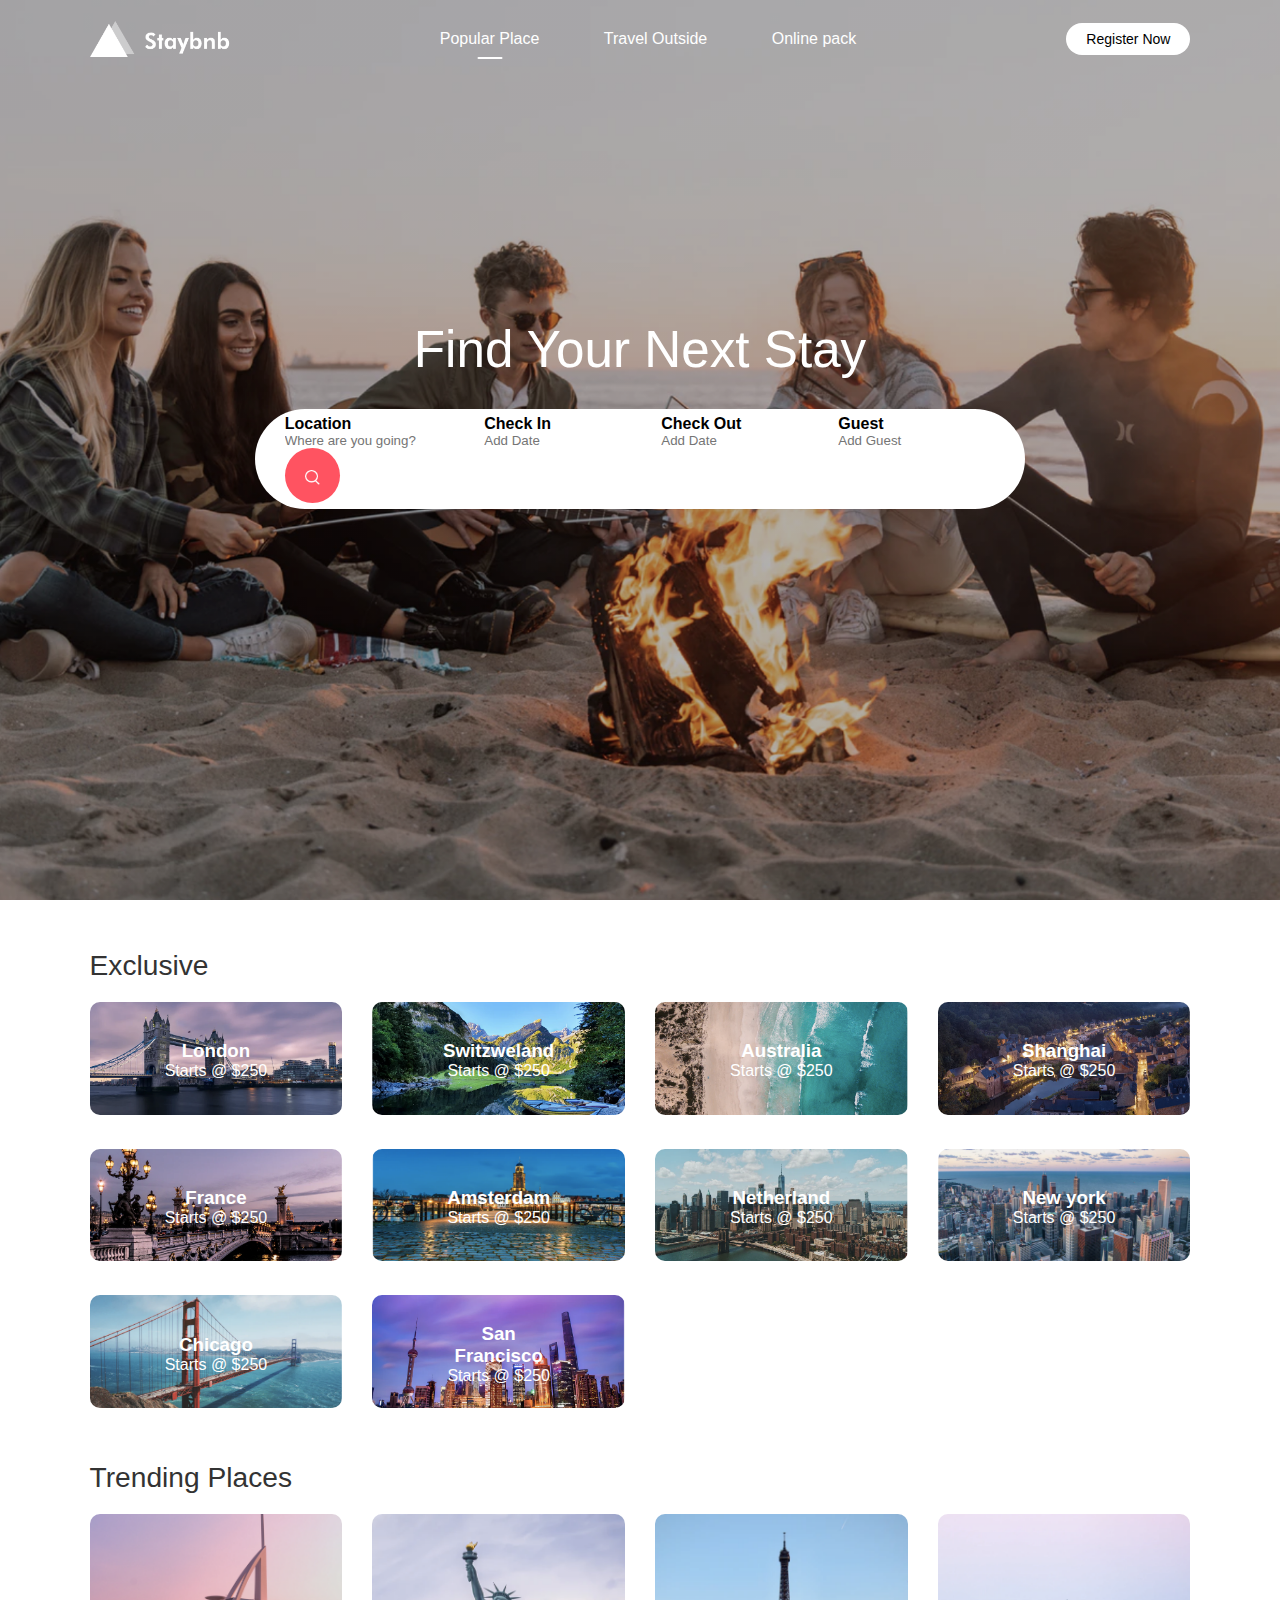
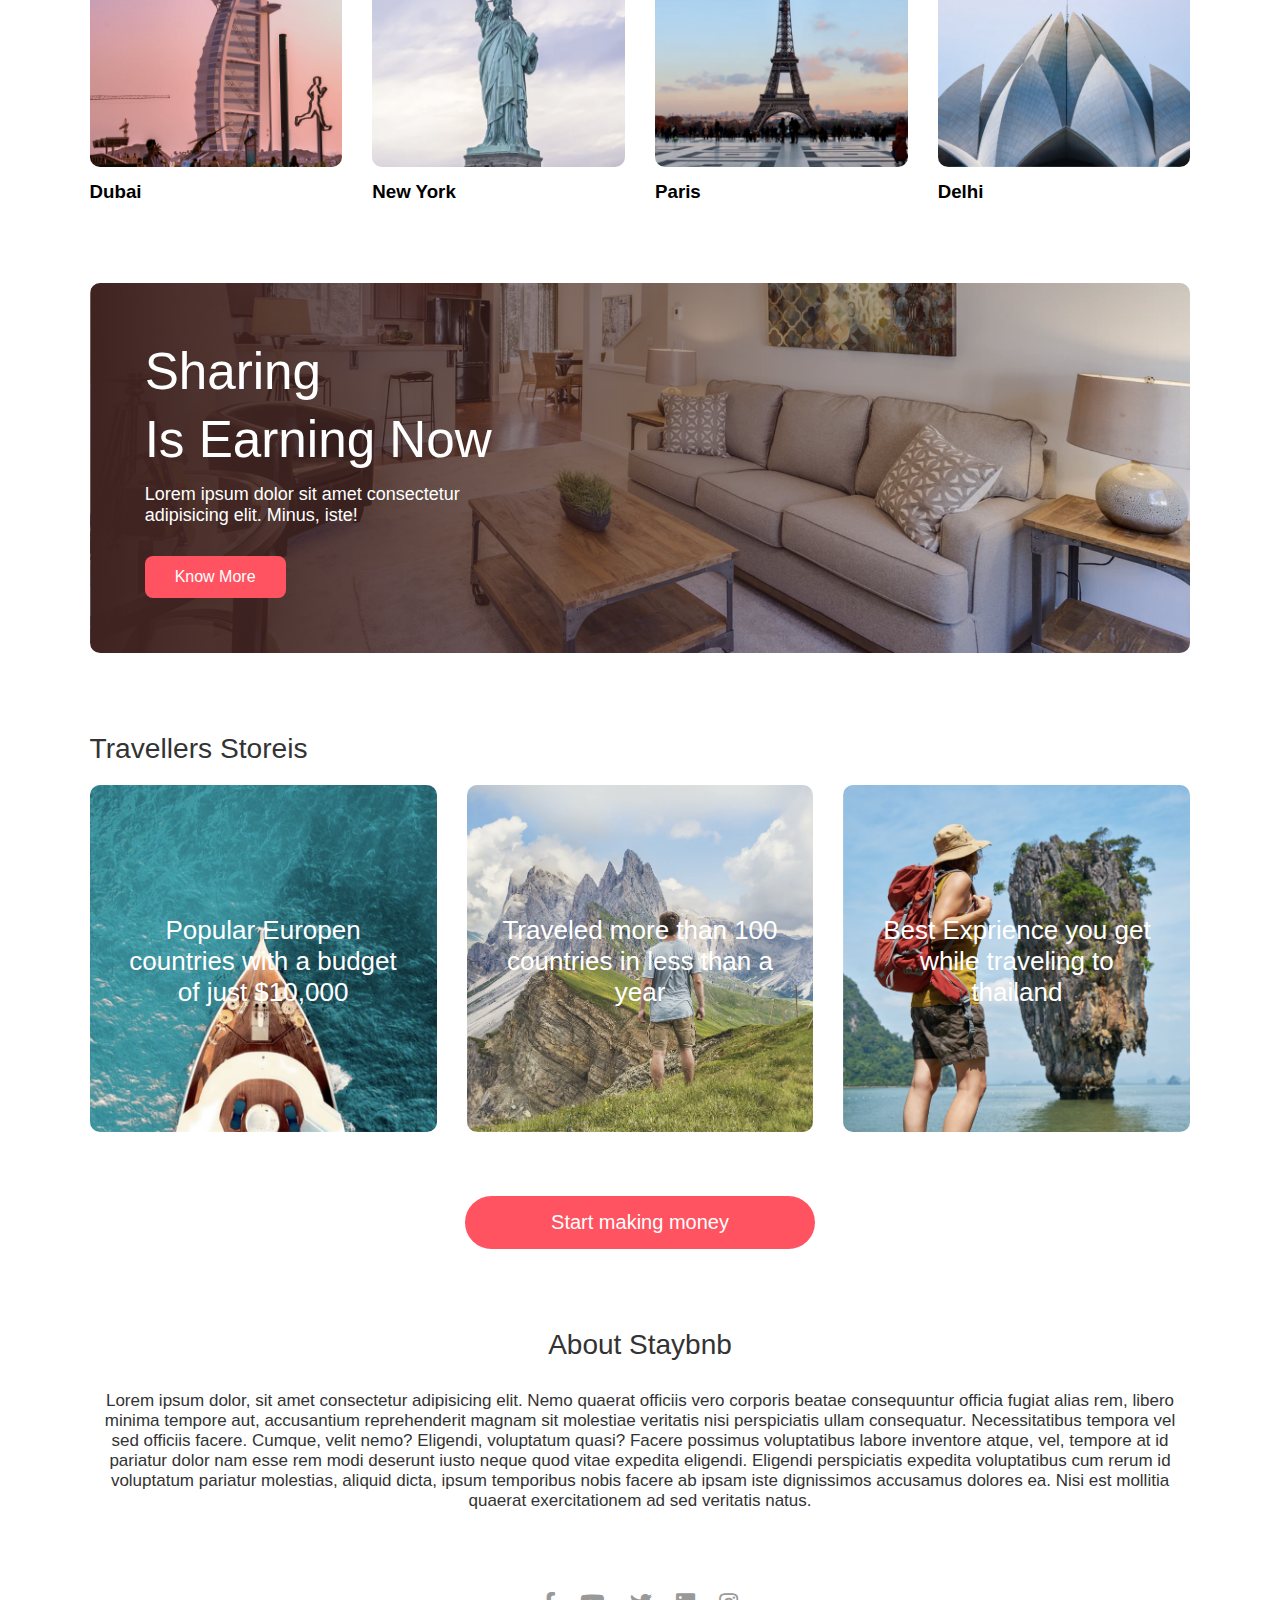
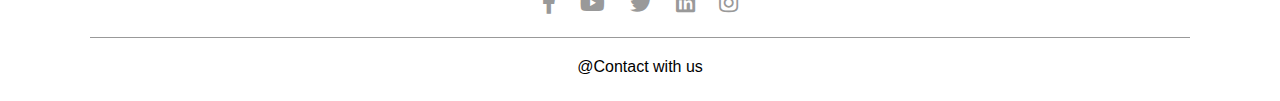
<file: index.html>
<!DOCTYPE html>
<html lang="en">
<head>
  <meta charset="UTF-8">
  <meta http-equiv="X-UA-Compatible" content="IE=edge">
  <meta name="viewport" content="width=device-width, initial-scale=1.0">
  <link rel="stylesheet" href="https://cdnjs.cloudflare.com/ajax/libs/font-awesome/5.15.4/css/all.min.css">
  <link rel="stylesheet" href="style.css">
  <title>Document</title>
</head>
<body>
  <!-- start header -->
  <div class="header">
    <!-- start nav -->
    <nav id="navBar">
      <img src="/images/logo.png" class="logo" alt="">
      <ul class="nav-links">
        <li><a href="#" class="active">Popular Place</a></li>
        <li><a href="#">Travel Outside</a></li>
        <li><a href="#">Online pack</a></li>
      </ul>
      <a href="#" class="register-btn">Register Now</a>
      <i class="fas fa-bars" onclick="togglebtn()"></i>
    </nav>
    <!-- end nav -->
    <!-- start container -->
    <div class="container">
      <h1>Find Your Next Stay</h1>
      <div class="search-bar"> 
        <form>
          <div class="location-input">
            <label>Location</label>
            <input type="text" placeholder="Where are you going?">
          </div>
          <div>
            <label>Check In</label>
            <input type="text" placeholder="Add Date">
          </div>
          <div>
            <label>Check Out</label>
            <input type="text" placeholder="Add Date">
          </div>
          <div>
            <label>Guest</label>
            <input type="text" placeholder="Add Guest">
          </div>
          <button type="submit"><img src="/images/search.png" alt=""></button>
        </form>
      </div>
    </div>
    <!-- end container -->
  </div>
  <!-- end header -->

  <!-- exclusive start -->
  <div class="container">
    <h2 class="sub-title">Exclusive</h2>
    <div class="exclusives">
      <div>
        <img src="/images/image-1.png" alt="">
        <span>
          <h3>London</h3>
          <p>Starts @ $250</p>
        </span>
      </div>

      <div>
        <img src="/images/image-2.png" alt="">
        <span>
          <h3>Switzweland</h3>
          <p>Starts @ $250</p>
        </span>
      </div>

      <div>
        <img src="/images/image-3.png" alt="">
        <span>
          <h3>Australia</h3>
          <p>Starts @ $250</p>
        </span>
      </div>

      <div>
        <img src="/images/image-4.png" alt="">
        <span>
          <h3>Shanghai</h3>
          <p>Starts @ $250</p>
        </span>
      </div>

      <div>
        <img src="/images/image-5.png" alt="">
        <span>
          <h3>France</h3>
          <p>Starts @ $250</p>
        </span>
      </div>

      <div>
        <img src="/images/image-6.png" alt="">
        <span>
          <h3>Amsterdam</h3>
          <p>Starts @ $250</p>
        </span>
      </div>

      <div>
        <img src="/images/image-7.png" alt="">
        <span>
          <h3>Netherland</h3>
          <p>Starts @ $250</p>
        </span>
      </div>

      <div>
        <img src="/images/image-8.png" alt="">
        <span>
          <h3>New york</h3>
          <p>Starts @ $250</p>
        </span>
      </div>

      <div>
        <img src="/images/image-9.png" alt="">
        <span>
          <h3>Chicago</h3>
          <p>Starts @ $250</p>
        </span>
      </div>

      <div>
        <img src="/images/image-10.png" alt="">
        <span>
          <h3>San Francisco</h3>
          <p>Starts @ $250</p>
        </span>
      </div>
    </div>
    <h2 class="sub-title">Trending Places</h2>
    <div class="trending">
      <div>
        <img src="/images/dubai.png" alt="">
        <h3>Dubai</h3>
      </div>

      <div>
        <img src="/images/new-york.png" alt="">
        <h3>New York</h3>
      </div>

      <div>
        <img src="/images/paris.png" alt="">
        <h3>Paris</h3>
      </div>

      <div>
        <img src="/images/new-delhi.png" alt="">
        <h3>Delhi</h3>
      </div>
    </div>
    <!-- cta start -->
    <div class="cta">
      <h3>Sharing <br> Is Earning Now</h3>
      <p>Lorem ipsum dolor sit amet consectetur <br> adipisicing elit. Minus, iste!</p>
      <a href="#"  class="cta-btn">Know More</a>
    </div>
    <!-- cta end -->

    <!-- stories start -->
    <h2 class="sub-title">Travellers Storeis</h2>
    <div class="stories">
      <div>
        <img src="/images/story-1.png">
        <p>Popular Europen countries with a budget of just $10,000</p>
      </div>

      <div>
        <img src="/images/story-2.png">
        <p>Traveled more than 100 countries in less than a year</p>
      </div>

      <div>
        <img src="/images/story-3.png">
        <p>Best Exprience you get while traveling to thailand</p>
      </div>
    </div>
    <a href="#" class="start-btn">Start making money</a>
    <!-- stories end -->

    <!-- msg start -->
    <div class="about-msg">
      <h2>About Staybnb</h2>
      <p>Lorem ipsum dolor, sit amet consectetur adipisicing elit. Nemo quaerat officiis vero corporis beatae consequuntur officia fugiat alias rem, libero minima tempore aut, accusantium reprehenderit magnam sit molestiae veritatis nisi perspiciatis ullam consequatur. Necessitatibus tempora vel sed officiis facere. Cumque, velit nemo? Eligendi, voluptatum quasi? Facere possimus voluptatibus labore inventore atque, vel, tempore at id pariatur dolor nam esse rem modi deserunt iusto neque quod vitae expedita eligendi. Eligendi perspiciatis expedita voluptatibus cum rerum id voluptatum pariatur molestias, aliquid dicta, ipsum temporibus nobis facere ab ipsam iste dignissimos accusamus dolores ea. Nisi est mollitia quaerat exercitationem ad sed veritatis natus.</p>
    </div>
    <!-- msg end -->

    <div class="footer">
      <a href="https://facebook.com"><i class="fab fa-facebook-f"></i></a>
      <a href="https://youtube.com"><i class="fab fa-youtube"></i></a>
      <a href="https://twitter.com"><i class="fab fa-twitter"></i></a>
      <a href="https://linkedin.com"><i class="fab fa-linkedin"></i></a>
      <a href="https://instagram.com"><i class="fab fa-instagram"></i></a>
      <hr>
      <p>@Contact with us</p>

    </div>

  </div>
  <!-- exclusive end -->

  <script>
     var navBar = document.getElementById("navBar");
     function togglebtn(){
       navBar.classList.toggle("hidemenu")
     }
  </script>
  
</body>
</html>
</file>
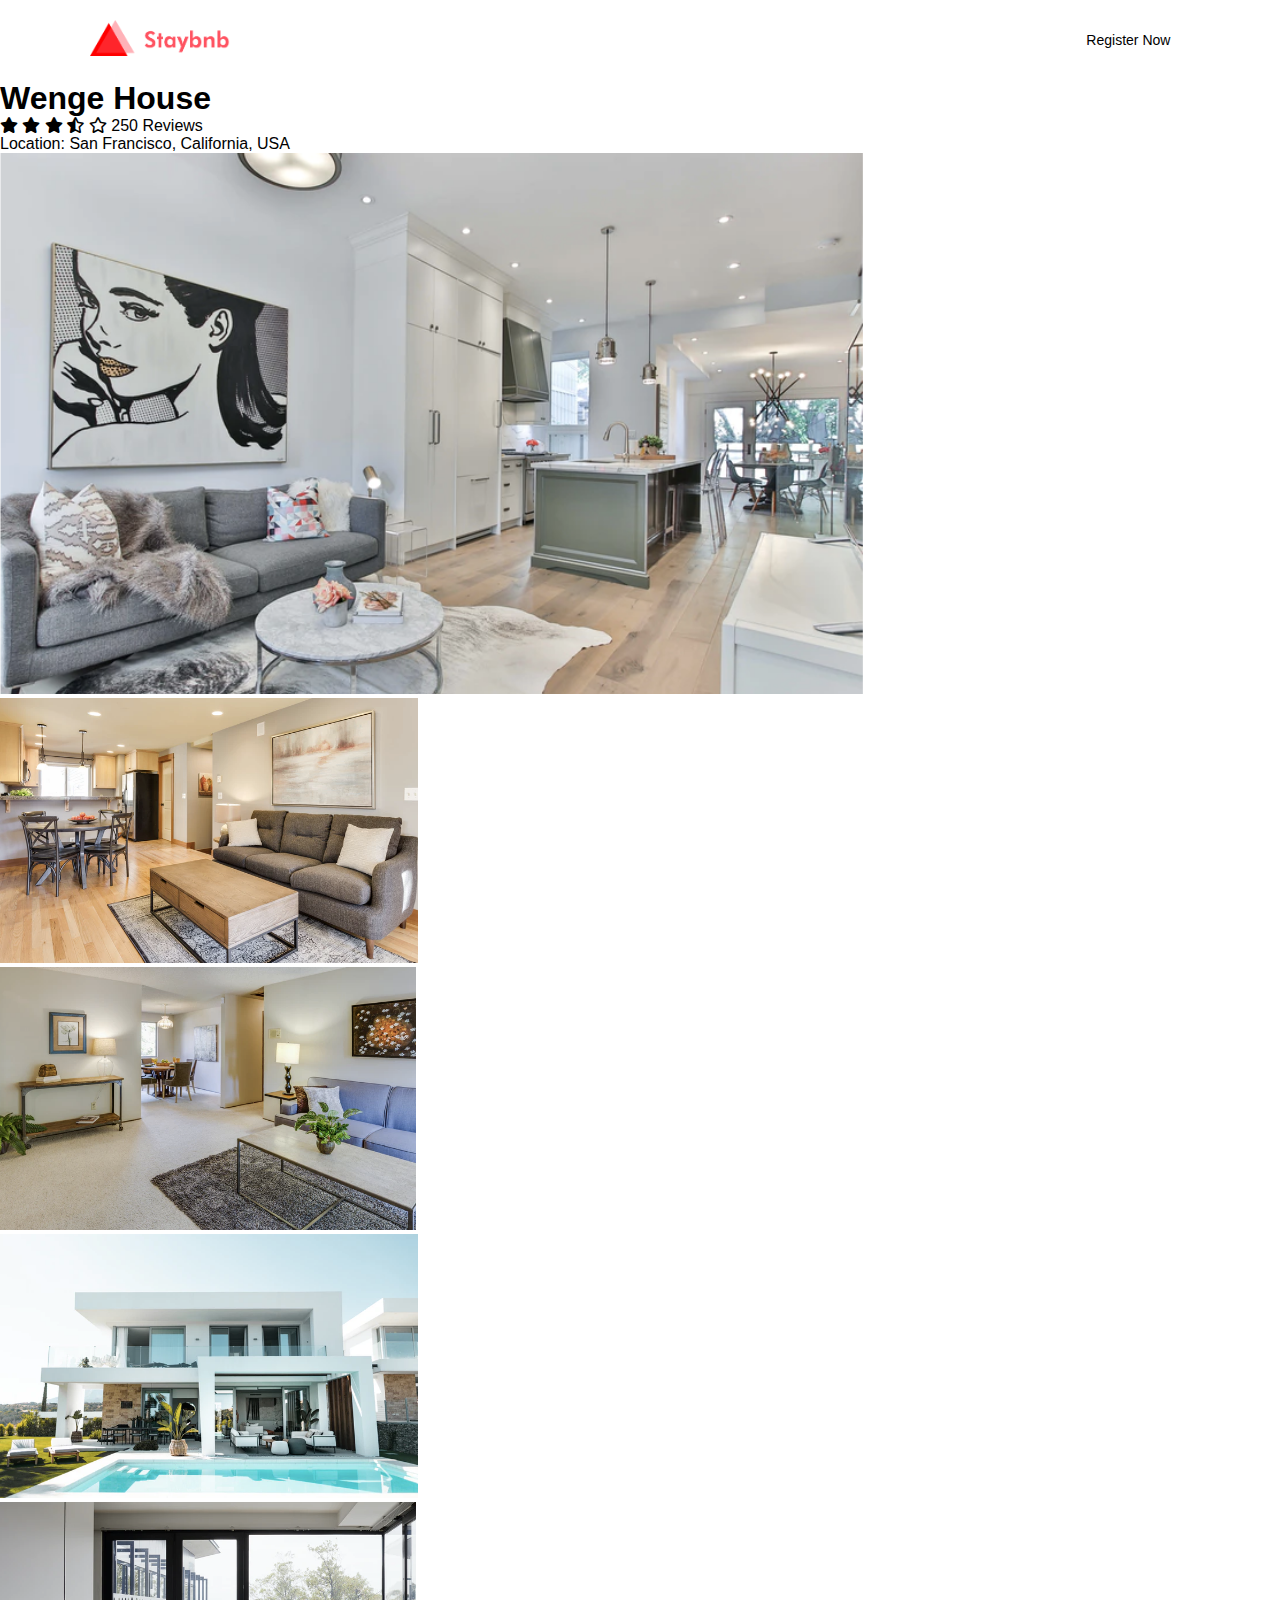
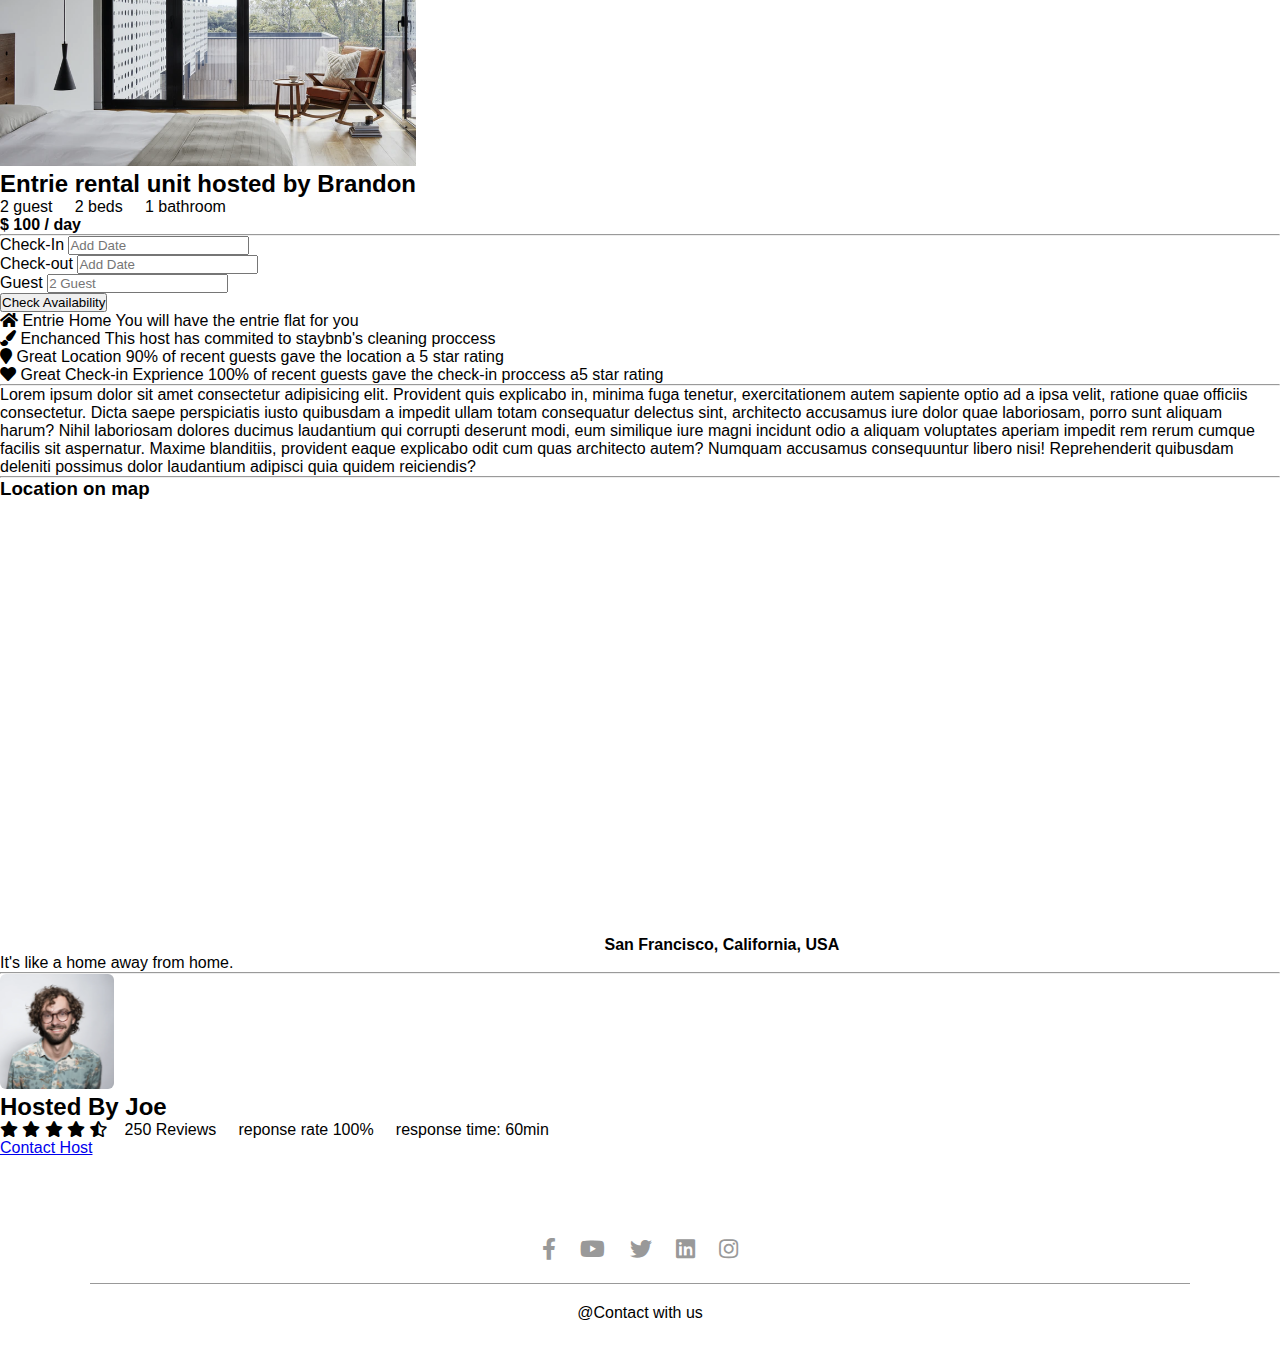
<file: house.html>
<!DOCTYPE html>
<html lang="en">
<head>
    <meta charset="UTF-8">
    <meta http-equiv="X-UA-Compatible" content="IE=edge">
    <meta name="viewport" content="width=device-width, initial-scale=1.0">
    <link rel="stylesheet" href="https://cdnjs.cloudflare.com/ajax/libs/font-awesome/5.15.4/css/all.min.css">
    <link rel="stylesheet" href="style.css">
    <title>Document</title>
</head>
<body>
    <!-- start nav -->
    <nav id="navBar" class="navbar-white">
        <a href="/index.html"> <img src="/images/logo-red.png" class="logo" alt=""></a>
         <ul class="nav-links">
           <li><a href="#" class="active">Popular Place</a></li>
           <li><a href="/house.html">Travel Outside</a></li>
           <li><a href="/listing.html">Online pack</a></li>
         </ul>
         <a href="#" class="register-btn">Register Now</a>
         <i class="fas fa-bars" onclick="togglebtn()"></i>
    </nav>
    <!-- end nav -->

    <div class="house-details">
        <div class="house-title">
            <h1>Wenge House</h1>
            <div class="row">
                <div>
                    <i class="fas fa-star"></i>
                    <i class="fas fa-star"></i>
                    <i class="fas fa-star"></i>
                    <i class="fas fa-star-half-alt"></i>
                    <i class="far fa-star"></i>
                    <span>250 Reviews</span>
                </div>
                <div>
                    <p>Location: San Francisco, California, USA</p>
                </div>
            </div>
        </div>

        <div class="gallery">
            <div class="gallery-img-1"><img src="/images/house-1.png" alt=""></div>
            <div><img src="/images/house-2.png" alt=""></div>
            <div><img src="/images/house-3.png" alt=""></div>
            <div><img src="/images/house-4.png" alt=""></div>
            <div><img src="/images/house-5.png" alt=""></div>
        </div>
        <div class="small-details">
            <h2>Entrie rental unit hosted by Brandon</h2>
            <p>2 guest &nbsp; &nbsp; 2 beds &nbsp; &nbsp; 1 bathroom </p>
            <h4>$ 100 / day</h4>
        </div>
        <hr class="line">
        <form class="check-form">
            <div>
                <label>Check-In</label>
                <input type="text" placeholder="Add Date">
            </div>

            <div>
                <label>Check-out</label>
                <input type="text" placeholder="Add Date">
            </div>

            <div class="guest-field">
                <label>Guest</label>
                <input type="text" placeholder="2 Guest">
            </div>
            <button type="submit">Check Availability</button>
        </form>

        <ul class="details-list">
            <li><i class="fas fa-home" aria-hidden="true"></i> Entrie Home
                <span>You will have the entrie flat for you</span>
            </li>

            <li><i class="fas fa-paint-brush" aria-hidden="true"></i> Enchanced
                <span>This host has commited to staybnb's cleaning proccess</span>
            </li>

            <li><i class="fas fa-map-marker" aria-hidden="true"></i> Great Location
                <span>90% of recent guests gave the location a 5 star rating</span>
            </li>

            <li><i class="fas fa-heart" aria-hidden="true"></i> Great Check-in Exprience
                <span>100% of recent guests gave the check-in proccess  a5 star rating</span>
            </li>
        </ul>

        <hr class="line">
        <p class="home-desc">Lorem ipsum dolor sit amet consectetur adipisicing elit. Provident quis explicabo in, minima fuga tenetur, exercitationem autem sapiente optio ad a ipsa velit, ratione quae officiis consectetur. Dicta saepe perspiciatis iusto quibusdam a impedit ullam totam consequatur delectus sint, architecto accusamus iure dolor quae laboriosam, porro sunt aliquam harum? Nihil laboriosam dolores ducimus laudantium qui corrupti deserunt modi, eum similique iure magni incidunt odio a aliquam voluptates aperiam impedit rem rerum cumque facilis sit aspernatur. Maxime blanditiis, provident eaque explicabo odit cum quas architecto autem? Numquam accusamus consequuntur libero nisi! Reprehenderit quibusdam deleniti possimus dolor laudantium adipisci quia quidem reiciendis?</p>
        <hr class="line">

        <div class="map">
            <h3>Location on map</h3>
            <iframe src="https://www.google.com/maps/embed?pb=!1m18!1m12!1m3!1d12616.769892368839!2d-122.44949877210667!3d37.762084897125355!2m3!1f0!2f0!3f0!3m2!1i1024!2i768!4f13.1!3m3!1m2!1s0x80859a6d00690021%3A0x4a501367f076adff!2sSan%20Francisco%2C%20CA%2C%20USA!5e0!3m2!1sen!2sbd!4v1642431331866!5m2!1sen!2sbd" width="600" height="450" style="border:0;" allowfullscreen="" loading="lazy"></iframe>
            <b>San Francisco, California, USA</b>
            <p>It's like a home away from home.</p>
        </div>

        <hr class="line">

        <div class="host">
            <img src="/images/host.png" alt="">
            <h2>Hosted By Joe</h2>
            <p>
                <span>
                    <i class="fas fa-star"></i>
                    <i class="fas fa-star"></i>
                    <i class="fas fa-star"></i>
                    <i class="fas fa-star"></i>
                    <i class="fas fa-star-half-alt"></i>
                </span>&nbsp;&nbsp; 250 Reviews &nbsp; &nbsp; reponse rate 100% &nbsp; &nbsp; response time: 60min
            </p>
        </div>

        <a href="#" class="contact-host">Contact Host</a>
    </div>
    <div class="container">
        <div class="footer">
            <a href="https://facebook.com"><i class="fab fa-facebook-f"></i></a>
            <a href="https://youtube.com"><i class="fab fa-youtube"></i></a>
            <a href="https://twitter.com"><i class="fab fa-twitter"></i></a>
            <a href="https://linkedin.com"><i class="fab fa-linkedin"></i></a>
            <a href="https://instagram.com"><i class="fab fa-instagram"></i></a>
            <hr>
            <p>@Contact with us</p>
        </div>
    </div>

    <script>
        var navBar = document.getElementById("navBar");
        function togglebtn(){
          navBar.classList.toggle("hidemenu")
        }
     </script>
    
</body>
</html>
</file>
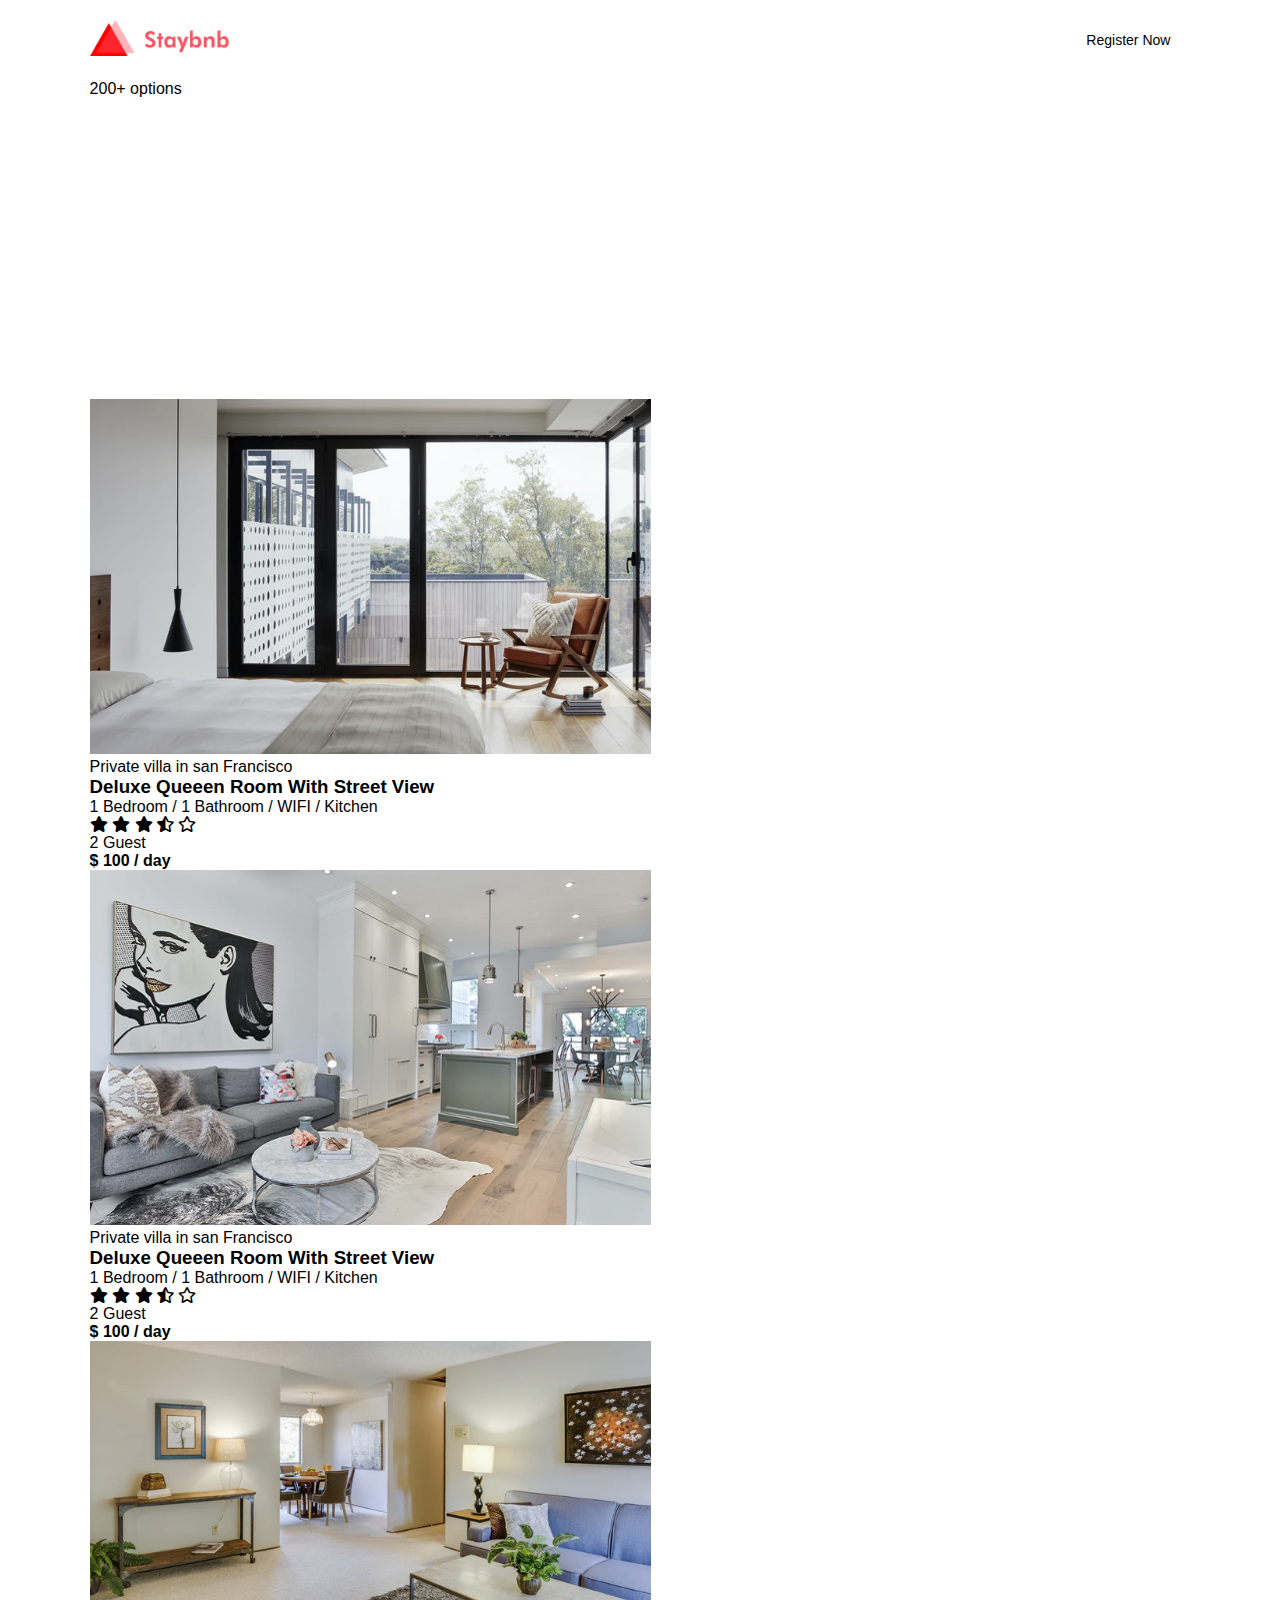
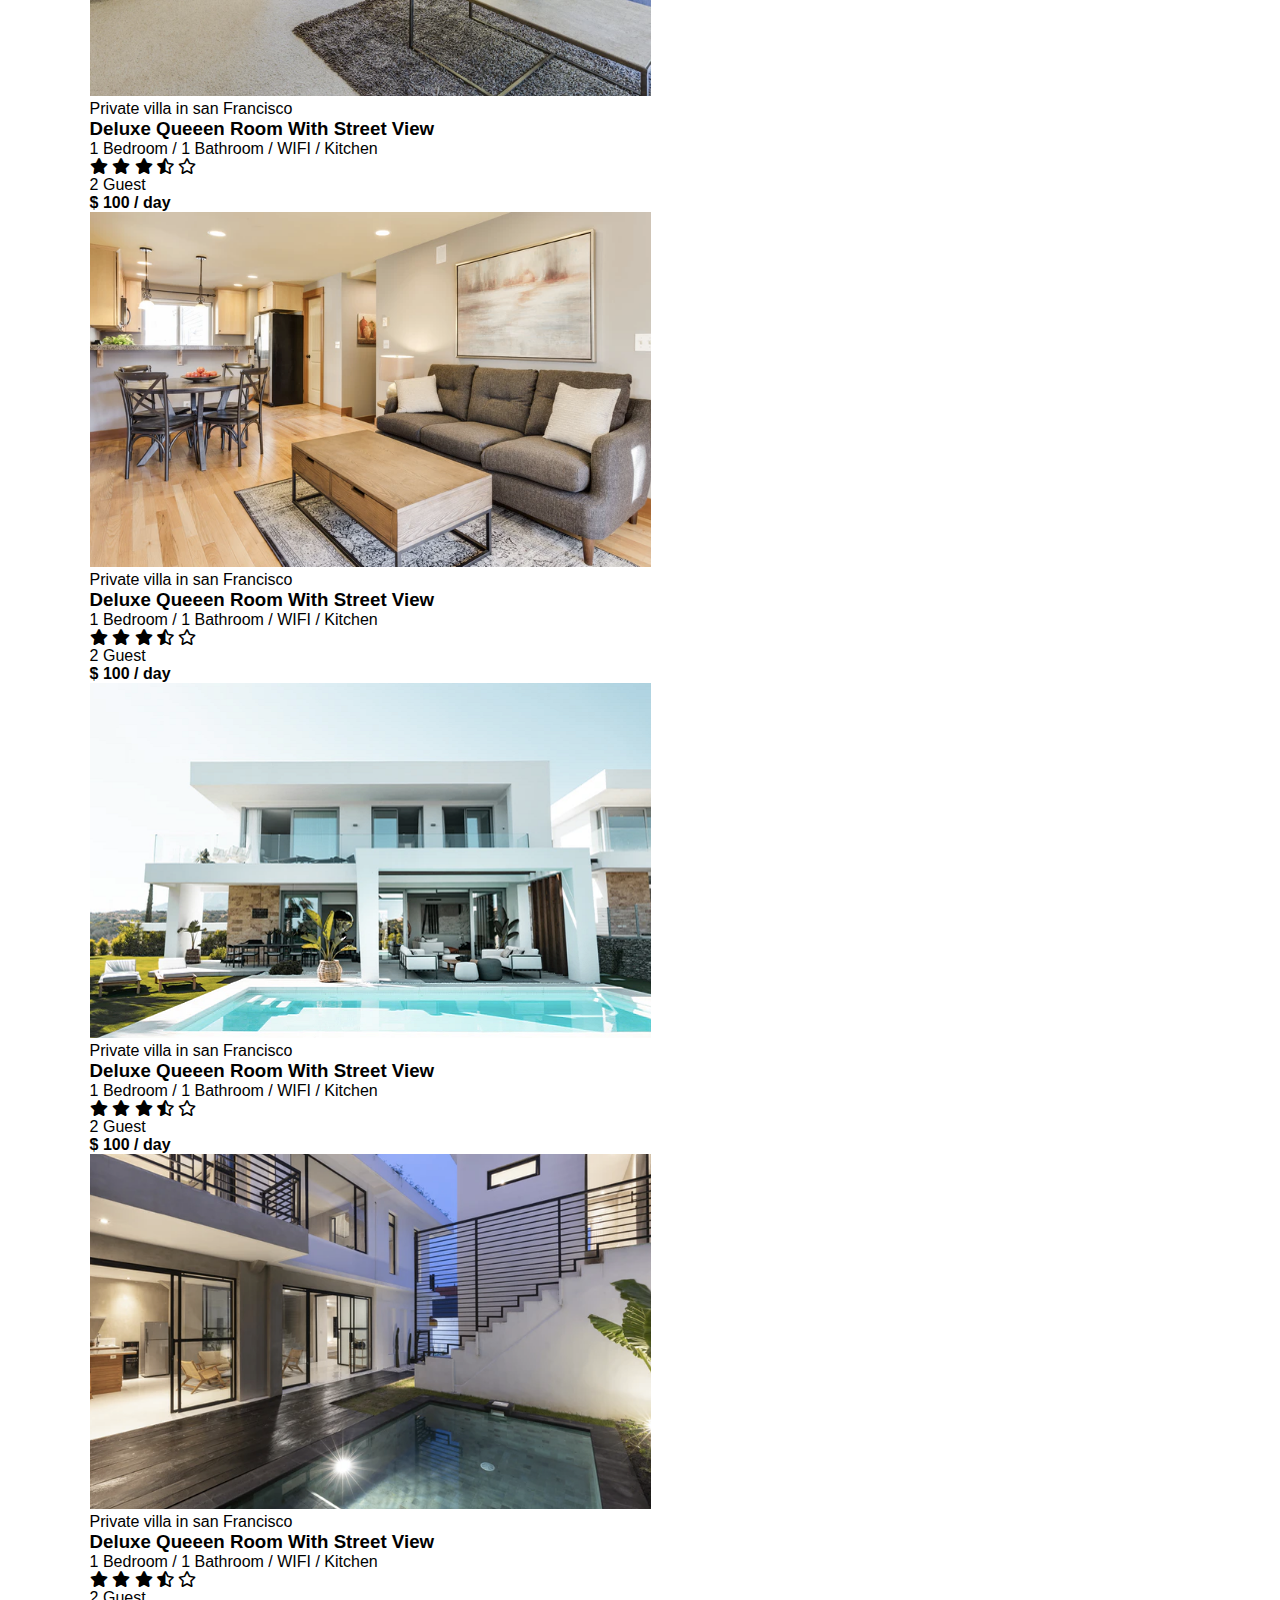
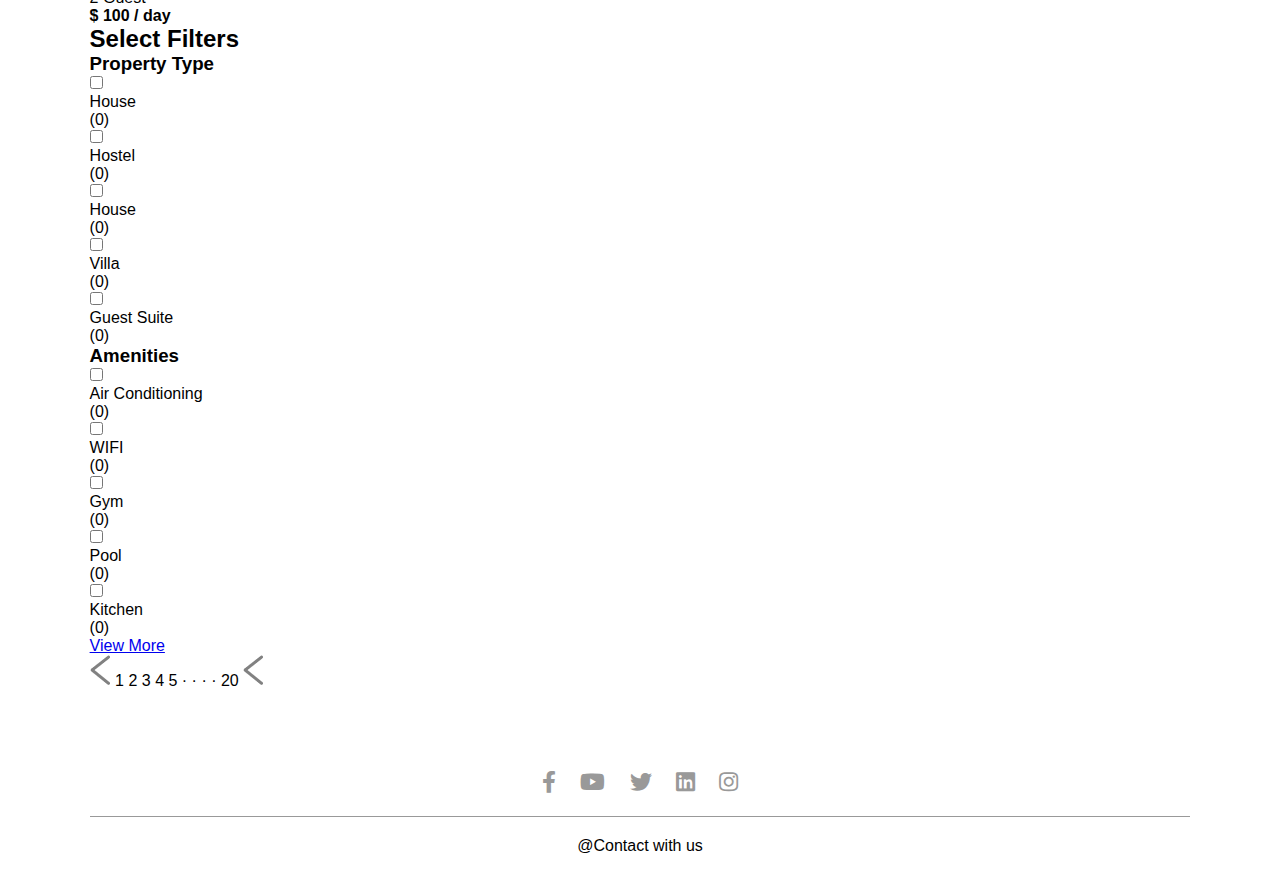
<file: listing.html>
<!DOCTYPE html>
<html lang="en">
<head>
    <meta charset="UTF-8">
    <meta http-equiv="X-UA-Compatible" content="IE=edge">
    <meta name="viewport" content="width=device-width, initial-scale=1.0">
    <link rel="stylesheet" href="https://cdnjs.cloudflare.com/ajax/libs/font-awesome/5.15.4/css/all.min.css">
    <link rel="stylesheet" href="style.css">
    <title>Document</title>
</head>
<body>
     <!-- start nav -->
     <nav id="navBar" class="navbar-white">
       <a href="/index.html"> <img src="/images/logo-red.png" class="logo" alt=""></a>
        <ul class="nav-links">
          <li><a href="#" class="active">Popular Place</a></li>
          <li><a href="#">Travel Outside</a></li>
          <li><a href="#">Online pack</a></li>
        </ul>
        <a href="#" class="register-btn">Register Now</a>
        <i class="fas fa-bars" onclick="togglebtn()"></i>
      </nav>
      <!-- end nav -->
    <div class="container">

       <div class="list-container">
           <div class="left-col">
               <p>200+ options</p>
               <h1>Recommend Places In Sans Francisco</h1>
               <div class="house">
                   <div class="house-img">
                       <img src="/images/image-s1.png" alt="">
                   </div>
                   <div class="house-info">
                       <p>Private villa in san Francisco</p>
                       <h3>Deluxe  Queeen Room With Street View</h3>
                       <p>1 Bedroom / 1 Bathroom / WIFI / Kitchen</p>
                       <i class="fas fa-star"></i>
                       <i class="fas fa-star"></i>
                       <i class="fas fa-star"></i>
                       <i class="fas fa-star-half-alt"></i>
                       <i class="far fa-star"></i>
                       <div class="house-price">
                           <p>2 Guest</p>
                           <h4>$ 100 <span>/ day</span></h4>
                       </div>

                   </div>
               </div>

               <div class="house">
                <div class="house-img">
                    <img src="/images/image-s2.png" alt="">
                </div>
                <div class="house-info">
                    <p>Private villa in san Francisco</p>
                    <h3>Deluxe  Queeen Room With Street View</h3>
                    <p>1 Bedroom / 1 Bathroom / WIFI / Kitchen</p>
                    <i class="fas fa-star"></i>
                    <i class="fas fa-star"></i>
                    <i class="fas fa-star"></i>
                    <i class="fas fa-star-half-alt"></i>
                    <i class="far fa-star"></i>
                    <div class="house-price">
                        <p>2 Guest</p>
                        <h4>$ 100 <span>/ day</span></h4>
                    </div>

                </div>
            </div>

            <div class="house">
                <div class="house-img">
                    <img src="/images/image-s3.png" alt="">
                </div>
                <div class="house-info">
                    <p>Private villa in san Francisco</p>
                    <h3>Deluxe  Queeen Room With Street View</h3>
                    <p>1 Bedroom / 1 Bathroom / WIFI / Kitchen</p>
                    <i class="fas fa-star"></i>
                    <i class="fas fa-star"></i>
                    <i class="fas fa-star"></i>
                    <i class="fas fa-star-half-alt"></i>
                    <i class="far fa-star"></i>
                    <div class="house-price">
                        <p>2 Guest</p>
                        <h4>$ 100 <span>/ day</span></h4>
                    </div>

                </div>
            </div>

            <div class="house">
                <div class="house-img">
                    <img src="/images/image-s4.png" alt="">
                </div>
                <div class="house-info">
                    <p>Private villa in san Francisco</p>
                    <h3>Deluxe  Queeen Room With Street View</h3>
                    <p>1 Bedroom / 1 Bathroom / WIFI / Kitchen</p>
                    <i class="fas fa-star"></i>
                    <i class="fas fa-star"></i>
                    <i class="fas fa-star"></i>
                    <i class="fas fa-star-half-alt"></i>
                    <i class="far fa-star"></i>
                    <div class="house-price">
                        <p>2 Guest</p>
                        <h4>$ 100 <span>/ day</span></h4>
                    </div>

                </div>
            </div>

            <div class="house">
                <div class="house-img">
                    <img src="/images/image-s5.png" alt="">
                </div>
                <div class="house-info">
                    <p>Private villa in san Francisco</p>
                    <h3>Deluxe  Queeen Room With Street View</h3>
                    <p>1 Bedroom / 1 Bathroom / WIFI / Kitchen</p>
                    <i class="fas fa-star"></i>
                    <i class="fas fa-star"></i>
                    <i class="fas fa-star"></i>
                    <i class="fas fa-star-half-alt"></i>
                    <i class="far fa-star"></i>
                    <div class="house-price">
                        <p>2 Guest</p>
                        <h4>$ 100 <span>/ day</span></h4>
                    </div>

                </div>
            </div>

            <div class="house">
                <div class="house-img">
                    <img src="/images/image-s6.png" alt="">
                </div>
                <div class="house-info">
                    <p>Private villa in san Francisco</p>
                    <h3>Deluxe  Queeen Room With Street View</h3>
                    <p>1 Bedroom / 1 Bathroom / WIFI / Kitchen</p>
                    <i class="fas fa-star"></i>
                    <i class="fas fa-star"></i>
                    <i class="fas fa-star"></i>
                    <i class="fas fa-star-half-alt"></i>
                    <i class="far fa-star"></i>
                    <div class="house-price">
                        <p>2 Guest</p>
                        <h4>$ 100 <span>/ day</span></h4>
                    </div>

                </div>
            </div>

           </div>

           <div class="right-col">
               <div class="sidebar">
                   <h2>Select Filters</h2>
                   <h3>Property Type</h3>
                   <div class="filter">
                       <input type="checkbox"> <p>House</p> <span>(0)</span>
                   </div>
                   <div class="filter">
                       <input type="checkbox"> <p>Hostel</p> <span>(0)</span>
                   </div>
                   <div class="filter">
                    <input type="checkbox"> <p>House</p> <span>(0)</span>
                   </div>
                   <div class="filter">
                    <input type="checkbox"> <p>Villa</p> <span>(0)</span>
                   </div>
                   <div class="filter">
                    <input type="checkbox"> <p>Guest Suite</p> <span>(0)</span>
                   </div>
                   <h3>Amenities</h3>
                   <div class="filter">
                    <input type="checkbox"> <p>Air Conditioning</p> <span>(0)</span>
                   </div>
                   <div class="filter">
                    <input type="checkbox"> <p>WIFI</p> <span>(0)</span>
                   </div>
                   <div class="filter">
                    <input type="checkbox"> <p>Gym</p> <span>(0)</span>
                   </div>
                   <div class="filter">
                    <input type="checkbox"> <p>Pool</p> <span>(0)</span>
                   </div>
                   <div class="filter">
                    <input type="checkbox"> <p>Kitchen</p> <span>(0)</span>
                   </div>

                   <div class="slidebar-link">
                       <a href="#">View More</a>
                   </div>
               </div>
           </div>
       </div>
        




        <div class="pagination">
            <img src="/images/arrow.png" alt="">
            <span class="current">1</span>
            <span>2</span>
            <span>3</span>
            <span>4</span>
            <span>5</span>
            <span>&middot; &middot; &middot; &middot;</span>
            <span>20</span>
            <img src="/images/arrow.png" class="right-arrow" alt="">
        </div>
        <!-- start footer -->
        <div class="footer">
            <a href="https://facebook.com"><i class="fab fa-facebook-f"></i></a>
            <a href="https://youtube.com"><i class="fab fa-youtube"></i></a>
            <a href="https://twitter.com"><i class="fab fa-twitter"></i></a>
            <a href="https://linkedin.com"><i class="fab fa-linkedin"></i></a>
            <a href="https://instagram.com"><i class="fab fa-instagram"></i></a>
            <hr>
            <p>@Contact with us</p>
        </div>
        <!-- end footer -->
    </div>

      <script>
        var navBar = document.getElementById("navBar");
        function togglebtn(){
          navBar.classList.toggle("hidemenu")
        }
     </script>
    
</body>
</html>
</file>
<file: style.css>
*{
  margin: 0;
  padding: 0;
  box-sizing: border-box;
  font-family: 'poppins', sans-serif;
}

.header{
  min-height: 100vh;
  width: 100%;
  background-image: linear-gradient(rgba(0,0,0,0.3),rgba(0,0,0,0.3)),url(/images/banner.png);
  background-size: cover;
  background-position: center;
}

nav{
  display: flex;
  align-items: center;
  justify-content: space-between;
  padding: 20px 7%;
}

.logo{
  width: 140px;
  cursor: pointer;
}

.nav-links li{
  list-style: none;
  display: inline-block;
  margin: 10px 30px;
}

.nav-links li a{
  text-decoration: none;
  color: white;
}

.register-btn{
  background: white;
  color: #000;
  padding: 8px 20px;
  border-radius: 20px;
  text-decoration: none;
  font-size: 14px;
}

.container{
  padding: 0 7%;
}

.container h1{
  font-size: 4vw;
  font-weight: 500;
  color: white;
  text-align: center;
  padding-top: 22%;
}

.search-bar{
  background-color: white;
  width: 70%;
  margin: 30px auto;
  padding: 6px 10px 6px 30px;
  border-radius: 50px;
}

.search-bar form{
  display: flex;
  align-items: center;
  flex-wrap: wrap;
}

.search-bar form input{
  display: block;
  border: 0;
  outline: none;
  background: transparent;
}

.search-bar form button{
  background: #ff5361;
  width: 55px;
  height: 55px;
  border-radius: 50%;
  border: 0;
  outline: none;
  cursor: pointer;
}

.search-bar form button img{
  width: 15px;
  margin-top: 7px;
}

.location-input{
  flex: 1;
}

.search-bar form label{
  font-weight: 600;
}

/* ====exclusive==== */

.sub-title{
  margin: 50px 0 20px;
  font-size: 2.2vw;
  font-weight: 500;
  color: #333;
}

.exclusives{
  display: grid;
  grid-template-columns: repeat(auto-fit, minmax(200px,1fr));
  grid-gap: 30px;
}

.exclusives div img{
  width: 100%;
  border-radius: 10px;
}

.exclusives div{
  position: relative;
}

.exclusives div span{
  position: absolute;
  top: 50%;
  left: 50%;
  transform: translate(-50%,-50%);
  text-align: center;
  color: #fff;
}

/* ====exclusive end==== */

/* -----trending place------ */

.trending{
  display: grid;
  grid-template-columns: repeat(auto-fit, minmax(200px,1fr));
  grid-gap: 30px;
  margin-bottom: 30px;
}

.trending div img{
  width: 100%;
  border-radius: 10px;
}

.trending h3{
  font-weight: 600;
  margin-top: 10px;
}

/* call to action */

.cta{
  margin: 80px 0;
  background-image: linear-gradient(to right,#3f2321,transparent),url(/images/banner-2.png);
  background-size: cover;
  background-position: center;
  border-radius: 10px;
  padding: 5%;
  color: #fff;
}

.cta h3{
  font-size: 4vw;
  line-height: 5.3vw;
  font-weight: 500;
}

.cta p{
  font-size: 18px;
  margin: 10px 0;
}

.cta-btn{
  background: #ff5361;
  color: #fff;
  text-decoration: none;
  padding: 12px 30px;
  border-radius: 8px;
  margin-top: 20px;
  display: inline-block;
}

/* -------Travellers Stories-------- */
.stories{
  display: grid;
  grid-template-columns: repeat(auto-fit, minmax(200px,1fr));
  grid-gap: 30px;
  margin-bottom: 30px;
}

.stories div img{
  width: 100%;
  border-radius: 10px;
}

.stories div{
  position: relative;
  text-align: center;
}

.stories p{
  width: 80%;
  position: absolute;
  top: 50%;
  left: 50%;
  transform: translate(-50%,-50%);
  color: #fff;
  font-size: 26px;
}

.start-btn{
  text-decoration: none;
  background: #ff5361;
  color: #fff;
  width: 80%;
  max-width: 350px;
  display: block;
  text-align: center;
  margin: 60px auto;
  padding: 15px;
  border-radius: 30px;
  font-size: 20px;
}

/* -----about msg------ */
.about-msg{
  text-align: center;
  font-size: 17px;
  margin: 80px 0;
  color: #333;
}

.about-msg h2{
  font-size: 28px;
  margin-bottom: 30px;
  font-weight: 500;
}

/*------- footer -------*/

.footer{
  margin: 80px 0 10px;
  text-align: center;
}

.footer a{
  text-decoration: none;
  color: #999;
  font-size: 22px;
  margin: 0 10px;
}

.footer hr{
  background: #999;
  height: 1px;
  width: 100%;
  border: 0;
  margin: 20px 0;
}

.footer p{
  padding-bottom: 15px;
}

.active{
  position: relative;
}

.active::after{
  content: '';
  background: #fff;
  width: 25px;
  height: 2px;
  position: absolute;
  left: 50%;
  transform: translateX(-50%);
  bottom: -12px;
  border-radius: 2px;
}

nav .fa-bars{
  display: none;
}

/* -----for small sceen devices----- */
@media only screen and (max-width:700px){
  .logo{
    position: fixed;
    top: 4%;
    left: 7%;
  }

  nav{
    position: fixed;
    top: 0;
    z-index: 100;
    display: inline-block;
    width: 100%;
    padding: 100px 7% 0;
    background: #000;
    text-align: right;
    max-height: 100px;
    overflow: hidden;
    transition: max-height 0.5s;
  }

  nav .nav-links li{
    margin: 10px;
    display: block;
  }

  .register-btn{
    margin: 15px 0 30px;
    display: inline-block;
  }

  nav .fa-bars{
    display: block;
    position: fixed;
    top: 4%;
    right: 7%;
    color: #fff;
    font-size: 28px;
  }

  .active::after{
    
    left: -40px;
    transform: translateX(-50%);
    bottom: 50%;
  }

  .hidemenu{
    max-height: 300px;
  }

  .header h1{
    padding-top: 200px;
    font-size: 7vw;
  }

  .search-bar{
    width: 90%;
    margin: 30px auto;
    padding: 20px 10px 30px;
    border-radius: 5px;
    position: relative;
  }

  .search-bar form{
    display: block;
  }

  .search-bar form input{
    border-bottom: 1px solid #ddd;
    width: 100%;
    margin-bottom: 20px;
    margin-top: 10px;
    padding-bottom: 10px;
  }

  .search-bar form button{
    position: absolute;
    bottom: 0;
    left: 50%;
    transform: translate(-50%,50%);
  }

  .sub-title{
    font-size: 6vw;
  }

  .cta{
    padding: 15% 5%;
  }

  .cta h3{
    font-size: 7vw;
    line-height: 8vw;
  }

  .cta p{
    font-size: 14px;
  }

  .cta-btn{
    padding: 6px 15px;
    border-radius: 4px;
    margin-top: 10px;
    font-size: 14px;
  }

  .stories p{
    font-size: 22px;
  }

  .about-msg{
    font-size: 15px;
  }

}
</file>
